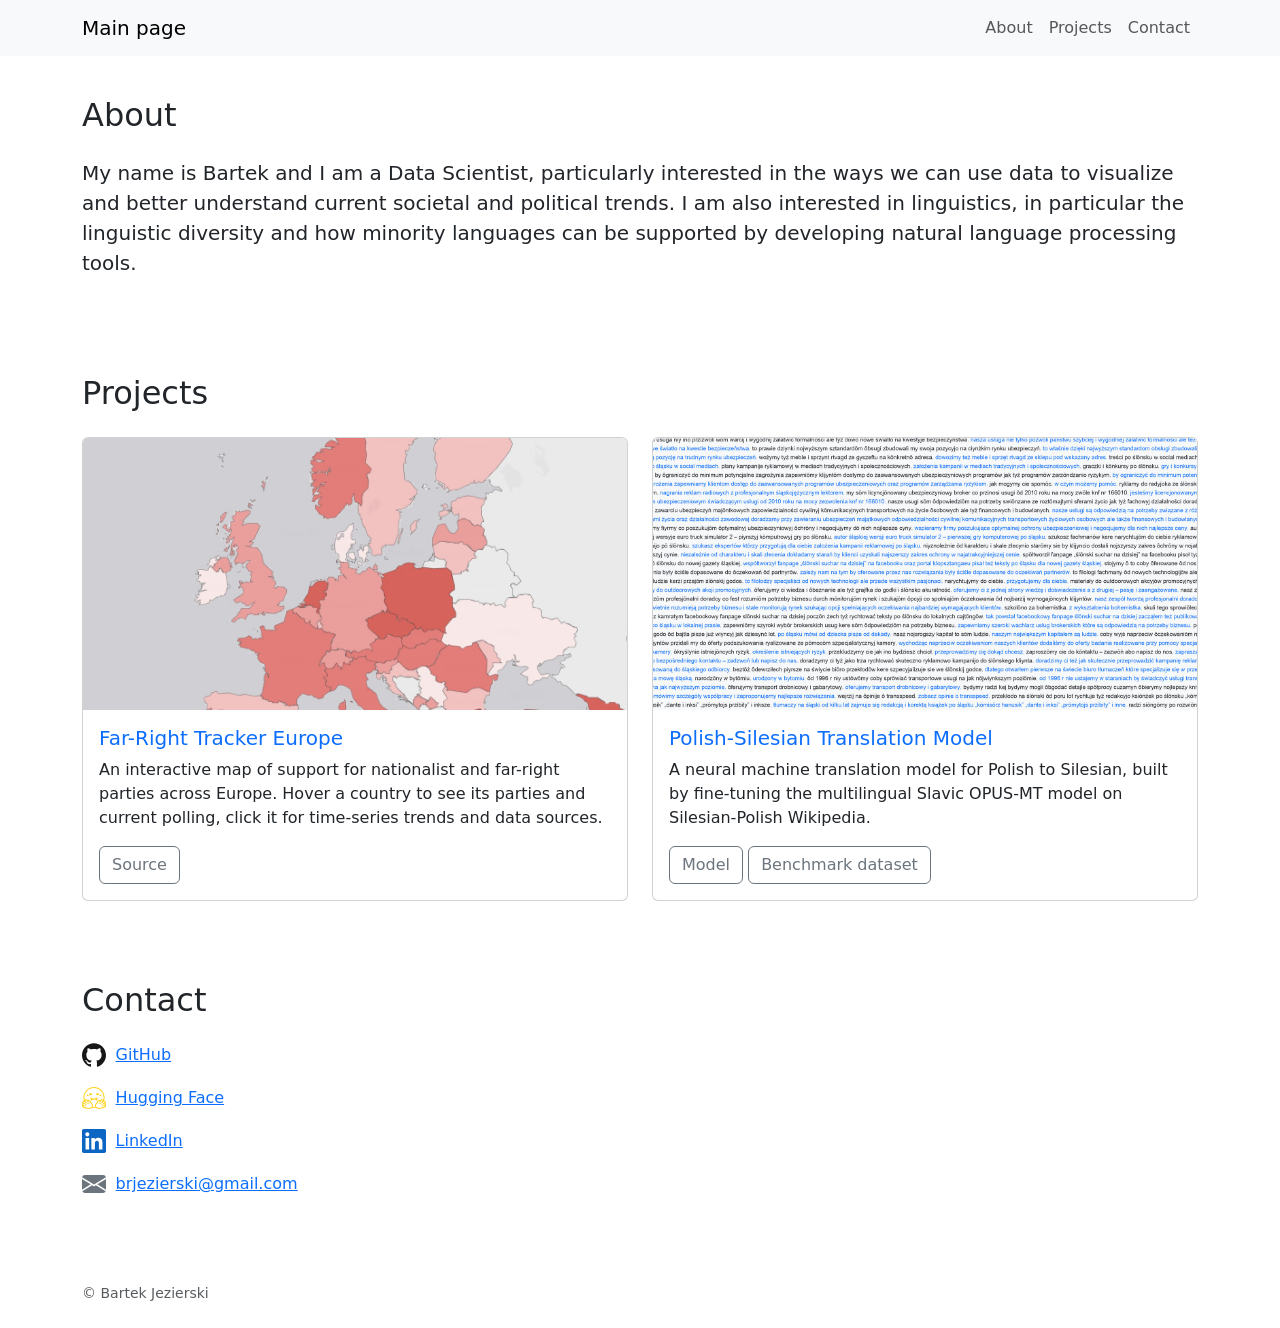
<file: index.html>
<!doctype html>
<html lang="en">
  <head>
    <meta charset="utf-8">
    <meta name="viewport" content="width=device-width, initial-scale=1">
    <meta name="description" content="Bartek Jezierski, data scientist. Projects on political data visualization and machine translation for minority languages.">

    <link rel="stylesheet" href="https://cdn.jsdelivr.net/npm/bootstrap@5.3.3/dist/css/bootstrap.min.css" integrity="sha384-QWTKZyjpPEjISv5WaRU9OFeRpok6YctnYmDr5pNlyT2bRjXh0JMhjY6hW+ALEwIH" crossorigin="anonymous">
    <link rel="stylesheet" href="css/custom.css">

    <title>Bartek Jezierski | Data Scientist</title>
  </head>
  <body>
    <nav class="navbar navbar-expand-lg bg-body-tertiary sticky-top">
      <div class="container">
        <a class="navbar-brand" href="#about">Main page</a>
        <button class="navbar-toggler" type="button" data-bs-toggle="collapse" data-bs-target="#navbarNav" aria-controls="navbarNav" aria-expanded="false" aria-label="Toggle navigation">
          <span class="navbar-toggler-icon"></span>
        </button>
        <div class="collapse navbar-collapse" id="navbarNav">
          <ul class="navbar-nav ms-auto">
            <li class="nav-item"><a class="nav-link" href="#about">About</a></li>
            <li class="nav-item"><a class="nav-link" href="#projects">Projects</a></li>
            <li class="nav-item"><a class="nav-link" href="#contact">Contact</a></li>
          </ul>
        </div>
      </div>
    </nav>

    <main class="container">
      <section id="about">
        <h2 class="mb-4">About</h2>
        <p class="lead">My name is Bartek and I am a Data Scientist, particularly interested in the ways we can use data to visualize and better understand current societal and political trends. I am also interested in linguistics, in particular the linguistic diversity and how minority languages can be supported by developing natural language processing tools.</p>
      </section>

      <section id="projects">
        <h2 class="mb-4">Projects</h2>
        <div class="row g-4">
          <div class="col-md-6">
            <div class="card h-100">
              <img src="img/far-right-tracker.jpg" class="card-img-top project-img" alt="Choropleth map of Europe shaded by far-right party support" loading="lazy">
              <div class="card-body d-flex flex-column">
                <h3 class="h5 card-title"><a href="https://brjezierski.github.io/far-right-tracker-europe/" class="text-decoration-none" target="_blank" rel="noopener">Far-Right Tracker Europe</a></h3>
                <p class="card-text">An interactive map of support for nationalist and far-right parties across Europe. Hover a country to see its parties and current polling, click it for time-series trends and data sources.</p>
                <div class="mt-auto">
                  <a href="https://github.com/brjezierski/far-right-tracker-europe" class="btn btn-outline-secondary" target="_blank" rel="noopener">Source</a>
                </div>
              </div>
            </div>
          </div>
          <div class="col-md-6">
            <div class="card h-100">
              <a href="translate.html"><img src="img/szl-pl-sentences.jpg" class="card-img-top project-img" alt="Alternating Silesian and Polish sentences from the benchmark, set as running text" loading="lazy"></a>
              <div class="card-body d-flex flex-column">
                <h3 class="h5 card-title"><a href="translate.html" class="text-decoration-none">Polish-Silesian Translation Model</a></h3>
                <p class="card-text mb-3">A neural machine translation model for Polish to Silesian, built by fine-tuning the multilingual Slavic OPUS-MT model on Silesian-Polish Wikipedia.</p>
                <div class="mt-auto">
                  <a href="https://huggingface.co/brjezierski/opus-mt-sla-sla-finetuned-pl-to-szl" class="btn btn-outline-secondary" target="_blank" rel="noopener">Model</a>
                  <a href="https://huggingface.co/datasets/brjezierski/benchmark-pl-szl" class="btn btn-outline-secondary" target="_blank" rel="noopener">Benchmark dataset</a>
                </div>
              </div>
            </div>
          </div>
        </div>
      </section>

      <section id="contact">
        <h2 class="mb-4">Contact</h2>
        <ul class="list-unstyled contact-list">
          <li><a href="https://github.com/brjezierski" target="_blank" rel="noopener"><img src="img/icons/github.svg" alt="" width="24" height="24">GitHub</a></li>
          <li><a href="https://huggingface.co/brjezierski" target="_blank" rel="noopener"><img src="img/icons/huggingface.svg" alt="" width="24" height="24">Hugging Face</a></li>
          <li><a href="https://www.linkedin.com/in/brjezierski/" target="_blank" rel="noopener"><img src="img/icons/linkedin.svg" alt="" width="24" height="24">LinkedIn</a></li>
          <li><a href="mailto:brjezierski@gmail.com"><img src="img/icons/email.svg" alt="" width="24" height="24">brjezierski@gmail.com</a></li>
        </ul>
      </section>
    </main>

    <footer class="container py-4 text-body-secondary small">
      &copy; Bartek Jezierski
    </footer>

    <script src="https://cdn.jsdelivr.net/npm/bootstrap@5.3.3/dist/js/bootstrap.bundle.min.js" integrity="sha384-YvpcrYf0tY3lHB60NNkmXc5s9fDVZLESaAA55NDzOxhy9GkcIdslK1eN7N6jIeHz" crossorigin="anonymous"></script>
  </body>
</html>
</file>
<file: css/custom.css>
html { scroll-behavior: smooth; }
section { scroll-margin-top: 4.5rem; padding: 2.5rem 0; }
.project-img { aspect-ratio: 2 / 1; object-fit: cover; }
.contact-list li { margin-bottom: .75rem; }
.contact-list a { display: inline-flex; align-items: center; gap: .6rem; }
.translator-box { min-height: 12rem; resize: none; white-space: pre-wrap; }
@media (min-width: 768px) { .border-end-md { border-right: 1px solid var(--bs-border-color); } }
textarea.translator-box { height: 12rem; }
</file>
